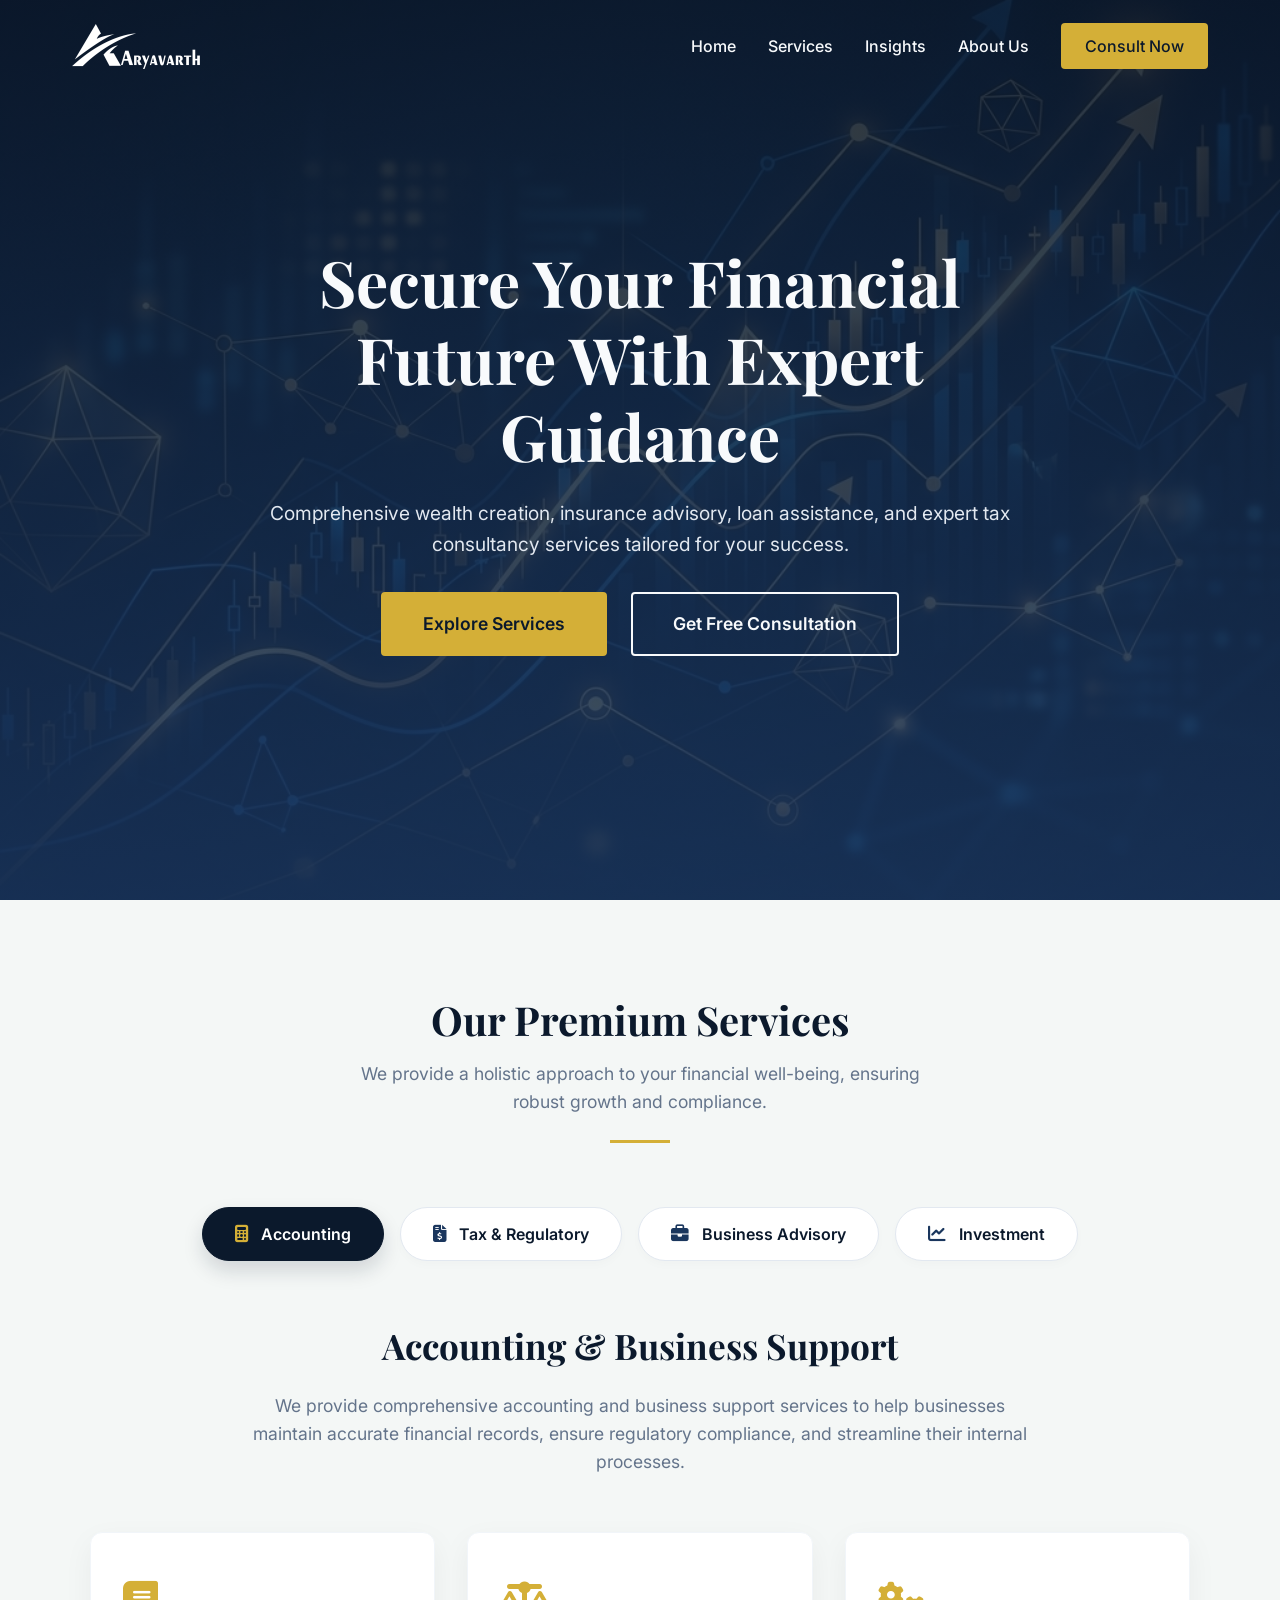
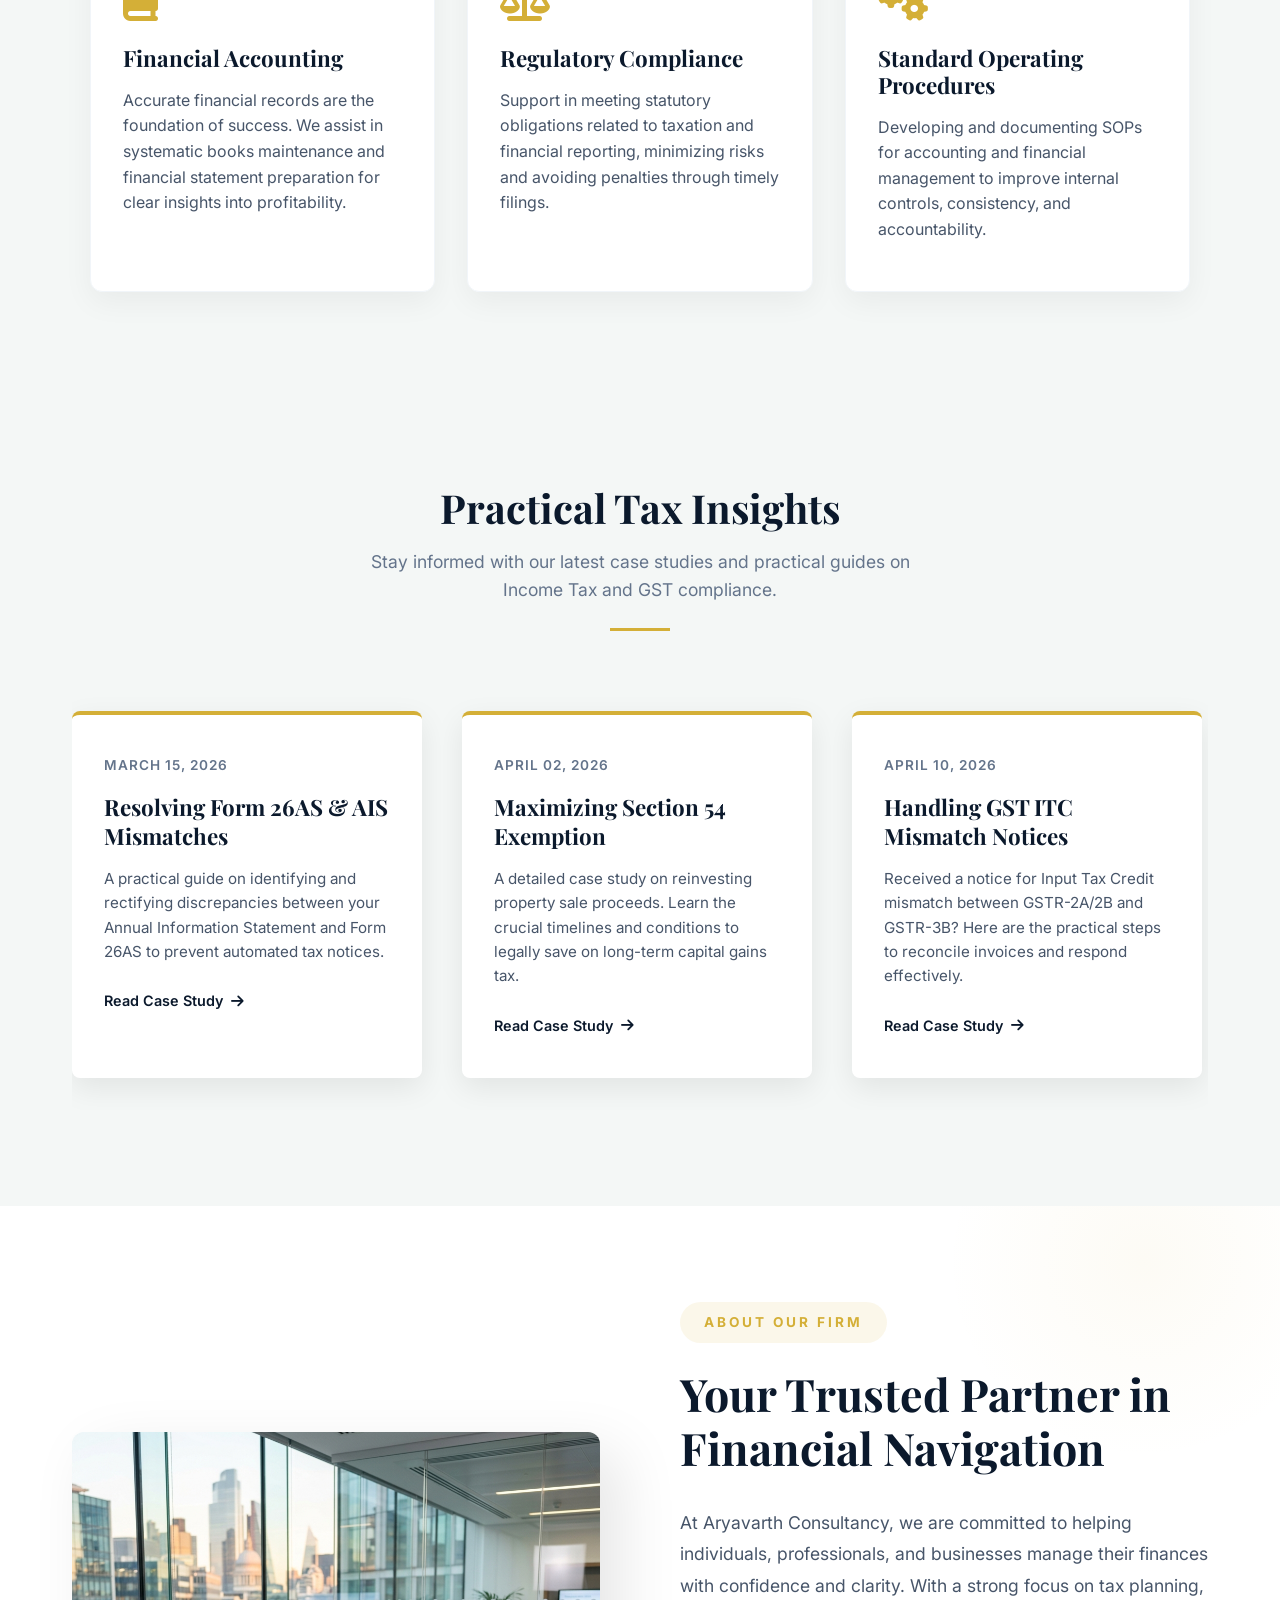
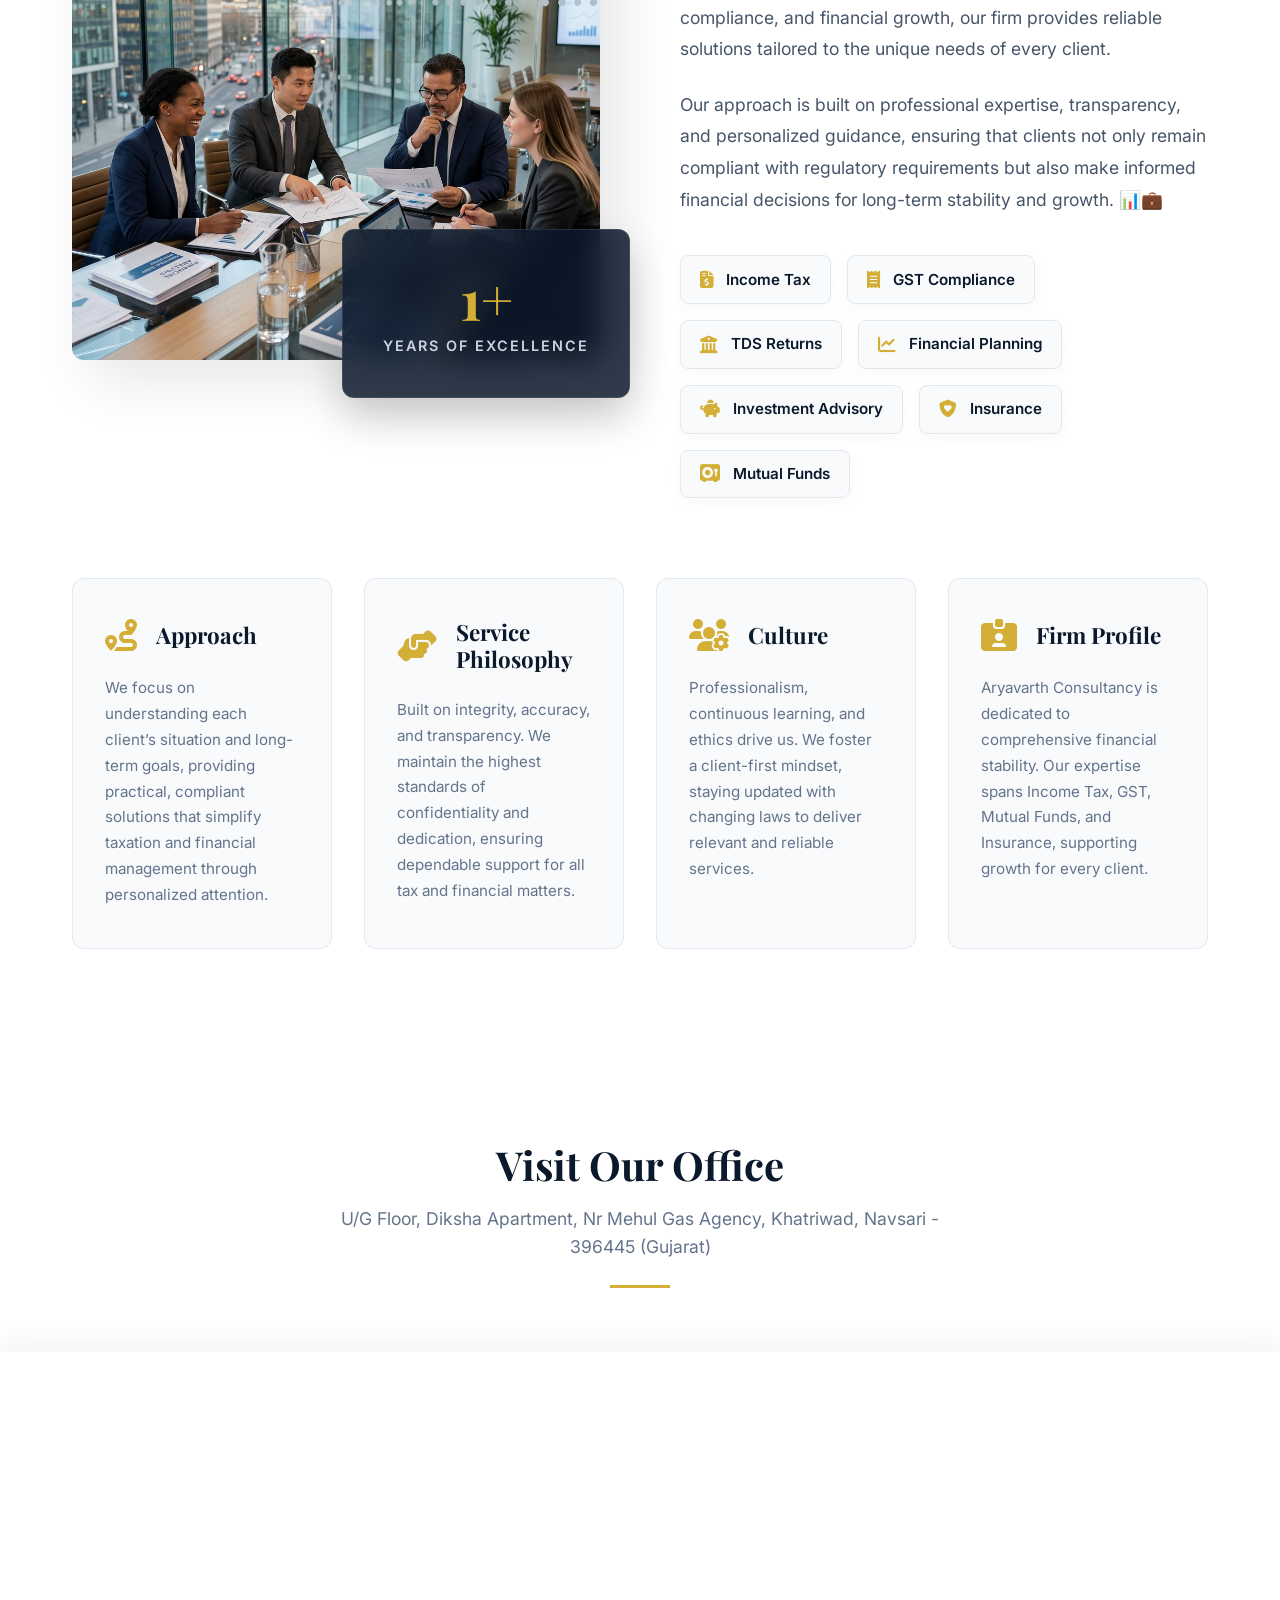
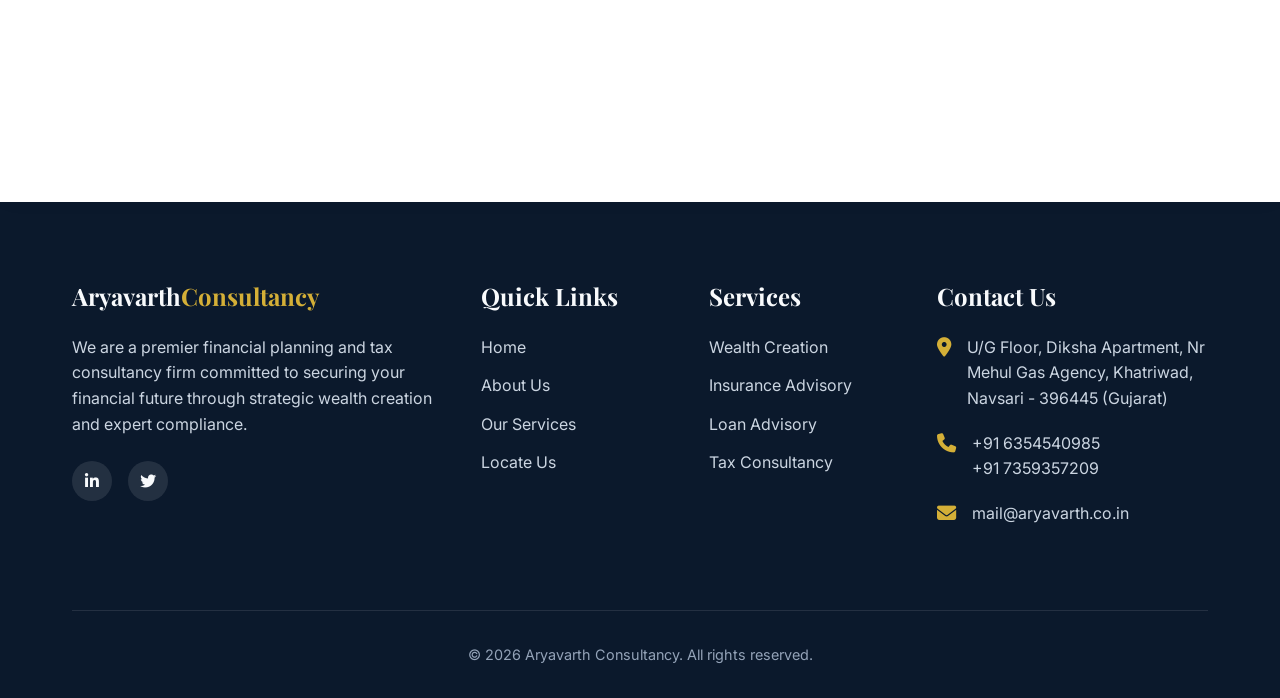
<file: index.html>
<!DOCTYPE html>
<html lang="en">
<head>
    <meta charset="UTF-8">
    <meta name="viewport" content="width=device-width, initial-scale=1.0">
    <meta name="description" content="Professional Financial Planning and Tax Consultancy Firm. We provide wealth creation, insurance advisory, loan advisory, and tax consultancy services.">
    <title>Aryavarth Financial & Tax Consultancy</title>
    <link rel="stylesheet" href="styles.css">
    <!-- FontAwesome for Icons -->
    <link rel="stylesheet" href="https://cdnjs.cloudflare.com/ajax/libs/font-awesome/6.4.0/css/all.min.css">
</head>
<body>

    <!-- Header & Navigation -->
    <header>
        <div class="container nav-container">
            <a href="#" class="logo">
                <img src="logo-white.png" alt="Aryavarth Consultancy Logo">
            </a>
            
            <div class="hamburger">
                <i class="fa-solid fa-bars"></i>
            </div>
            
            <ul class="nav-links">
                <li><a href="#home">Home</a></li>
                <li><a href="#services">Services</a></li>
                <li><a href="#blogs">Insights</a></li>
                <li><a href="#about">About Us</a></li>
                <li><a href="https://wa.me/917359357209" target="_blank" class="cta-btn">Consult Now</a></li>
            </ul>
        </div>
    </header>

    <!-- Hero Section -->
    <section id="home" class="hero">
        <div class="container">
            <div class="hero-content">
                <h1>Secure Your Financial Future With Expert Guidance</h1>
                <p>Comprehensive wealth creation, insurance advisory, loan assistance, and expert tax consultancy services tailored for your success.</p>
                <div class="hero-buttons">
                    <a href="#services" class="btn-primary">Explore Services</a>
                    <a href="https://wa.me/917359357209" target="_blank" class="btn-secondary">Get Free Consultation</a>
                </div>
            </div>
        </div>
    </section>

    <!-- Services Section -->
    <section id="services">
        <div class="container">
            <div class="section-title reveal">
                <h2>Our Premium Services</h2>
                <p>We provide a holistic approach to your financial well-being, ensuring robust growth and compliance.</p>
                <div class="title-line"></div>
            </div>
            
            <div class="services-tabs-container reveal">
                <div class="services-tabs-header">
                    <button class="tab-btn active" data-tab="accounting">
                        <i class="fa-solid fa-calculator"></i>
                        <span>Accounting</span>
                    </button>
                    <button class="tab-btn" data-tab="tax">
                        <i class="fa-solid fa-file-invoice-dollar"></i>
                        <span>Tax & Regulatory</span>
                    </button>
                    <button class="tab-btn" data-tab="advisory">
                        <i class="fa-solid fa-briefcase"></i>
                        <span>Business Advisory</span>
                    </button>
                    <button class="tab-btn" data-tab="investment">
                        <i class="fa-solid fa-chart-line"></i>
                        <span>Investment</span>
                    </button>
                </div>

                <div class="services-tabs-content">
                    <!-- Tab 1: Accounting -->
                    <div class="tab-panel active" id="accounting">
                        <div class="panel-header">
                            <h3>Accounting & Business Support</h3>
                            <p>We provide comprehensive accounting and business support services to help businesses maintain accurate financial records, ensure regulatory compliance, and streamline their internal processes.</p>
                        </div>
                        <div class="sub-services-grid">
                            <div class="sub-service-card">
                                <i class="fa-solid fa-book"></i>
                                <h4>Financial Accounting</h4>
                                <p>Accurate financial records are the foundation of success. We assist in systematic books maintenance and financial statement preparation for clear insights into profitability.</p>
                            </div>
                            <div class="sub-service-card">
                                <i class="fa-solid fa-scale-balanced"></i>
                                <h4>Regulatory Compliance</h4>
                                <p>Support in meeting statutory obligations related to taxation and financial reporting, minimizing risks and avoiding penalties through timely filings.</p>
                            </div>
                            <div class="sub-service-card">
                                <i class="fa-solid fa-gears"></i>
                                <h4>Standard Operating Procedures</h4>
                                <p>Developing and documenting SOPs for accounting and financial management to improve internal controls, consistency, and accountability.</p>
                            </div>
                        </div>
                    </div>

                    <!-- Tab 2: Tax -->
                    <div class="tab-panel" id="tax">
                        <div class="panel-header">
                            <h3>Tax and Regulatory Support</h3>
                            <p>We help individuals and businesses navigate the complexities of tax laws and compliance requirements, ensuring you remain compliant while optimizing your tax positions.</p>
                        </div>
                        <div class="sub-services-grid">
                            <div class="sub-service-card">
                                <i class="fa-solid fa-globe"></i>
                                <h4>Tax Advisory</h4>
                                <p>Expert guidance on Domestic and International tax matters, focusing on tax-efficient structuring and minimizing regulatory risks.</p>
                            </div>
                            <div class="sub-service-card">
                                <i class="fa-solid fa-list-check"></i>
                                <h4>Compliance Services</h4>
                                <p>Full management of tax registrations, return filings, and documentation to ensure you stay aligned with evolving statutory requirements.</p>
                            </div>
                            <div class="sub-service-card">
                                <i class="fa-solid fa-receipt"></i>
                                <h4>Goods and Services Tax</h4>
                                <p>End-to-end GST support including registration, regular filings, reconciliation, and representation for complete peace of mind.</p>
                            </div>
                        </div>
                    </div>

                    <!-- Tab 3: Advisory -->
                    <div class="tab-panel" id="advisory">
                        <div class="panel-header">
                            <h3>Business Advisory</h3>
                            <p>Strategic guidance and regulatory support designed to help entrepreneurs and organizations make informed decisions at every stage of growth.</p>
                        </div>
                        <div class="sub-services-grid">
                            <div class="sub-service-card">
                                <i class="fa-solid fa-building"></i>
                                <h4>Corporate Advisory</h4>
                                <p>Assistance in business formation, corporate structuring, and expansions ensuring actions align with legal and governance standards.</p>
                            </div>
                            <div class="sub-service-card">
                                <i class="fa-solid fa-magnifying-glass-chart"></i>
                                <h4>Due Diligence</h4>
                                <p>Detailed reviews of financial, legal, and operational aspects before major transactions to identify potential risks and transparency.</p>
                            </div>
                            <div class="sub-service-card">
                                <i class="fa-solid fa-signature"></i>
                                <h4>Secretarial Compliance</h4>
                                <p>Management of statutory registers, resolutions, and filings with regulatory authorities to maintain high governance standards.</p>
                            </div>
                        </div>
                    </div>

                    <!-- Tab 4: Investment -->
                    <div class="tab-panel" id="investment">
                        <div class="panel-header">
                            <h3>Investment Advisory</h3>
                            <p>Building long-term wealth through structured, diversified strategies based on your financial goals, risk appetite, and investment horizon.</p>
                        </div>
                        <div class="sub-services-grid">
                            <div class="sub-service-card">
                                <i class="fa-solid fa-compass"></i>
                                <h4>Financial Planning</h4>
                                <p>Development of a stable financial roadmap balancing income, savings, and investments for long-term security.</p>
                            </div>
                            <div class="sub-service-card">
                                <i class="fa-solid fa-chart-pie"></i>
                                <h4>Mutual Fund Advisory</h4>
                                <p>Guidance in selecting suitable mutual fund schemes with ongoing portfolio monitoring and periodic reviews for alignment.</p>
                            </div>
                            <div class="sub-service-card">
                                <i class="fa-solid fa-shield-halved"></i>
                                <h4>Insurance Advisory</h4>
                                <p>Selection of life, health, and general insurance solutions as essential components of a comprehensive protection plan.</p>
                            </div>
                        </div>
                    </div>
                </div>
            </div>
        </div>
    </section>

    <!-- Blogs / Insights Section -->
    <section id="blogs" style="background-color: var(--bg-light);">
        <div class="container">
            <div class="section-title reveal">
                <h2>Practical Tax Insights</h2>
                <p>Stay informed with our latest case studies and practical guides on Income Tax and GST compliance.</p>
                <div class="title-line"></div>
            </div>
            
            <div class="carousel-container">
                <div class="carousel-track">
                    <!-- Set 1 -->
                    <div class="blog-card">
                        <div class="blog-date">March 15, 2026</div>
                        <h3>Resolving Form 26AS & AIS Mismatches</h3>
                        <p>A practical guide on identifying and rectifying discrepancies between your Annual Information Statement and Form 26AS to prevent automated tax notices.</p>
                        <a href="blog-26as.html" class="read-more">Read Case Study <i class="fa-solid fa-arrow-right"></i></a>
                    </div>
                    <div class="blog-card">
                        <div class="blog-date">April 02, 2026</div>
                        <h3>Maximizing Section 54 Exemption</h3>
                        <p>A detailed case study on reinvesting property sale proceeds. Learn the crucial timelines and conditions to legally save on long-term capital gains tax.</p>
                        <a href="blog-sec54.html" class="read-more">Read Case Study <i class="fa-solid fa-arrow-right"></i></a>
                    </div>
                    <div class="blog-card">
                        <div class="blog-date">April 10, 2026</div>
                        <h3>Handling GST ITC Mismatch Notices</h3>
                        <p>Received a notice for Input Tax Credit mismatch between GSTR-2A/2B and GSTR-3B? Here are the practical steps to reconcile invoices and respond effectively.</p>
                        <a href="blog-gst.html" class="read-more">Read Case Study <i class="fa-solid fa-arrow-right"></i></a>
                    </div>
                    <div class="blog-card">
                        <div class="blog-date">April 14, 2026</div>
                        <h3>New Tax Regime vs Old Tax Regime</h3>
                        <p>With the recent updates to tax slabs, find out whether switching to the New Tax Regime is beneficial for your specific income level and investments.</p>
                        <a href="blog-regime.html" class="read-more">Read Case Study <i class="fa-solid fa-arrow-right"></i></a>
                    </div>
                    <div class="blog-card">
                        <div class="blog-date">April 16, 2026</div>
                        <h3>Claiming TDS Refund (No Taxable Income)</h3>
                        <p>Did the bank deduct TDS on your FDs even though your total income is below the exemption limit? Learn how to file your ITR and claim your refund seamlessly.</p>
                        <a href="blog-tds.html" class="read-more">Read Case Study <i class="fa-solid fa-arrow-right"></i></a>
                    </div>

                    <!-- Set 2 (Duplicated for seamless loop) -->
                    <div class="blog-card">
                        <div class="blog-date">March 15, 2026</div>
                        <h3>Resolving Form 26AS & AIS Mismatches</h3>
                        <p>A practical guide on identifying and rectifying discrepancies between your Annual Information Statement and Form 26AS to prevent automated tax notices.</p>
                        <a href="blog-26as.html" class="read-more">Read Case Study <i class="fa-solid fa-arrow-right"></i></a>
                    </div>
                    <div class="blog-card">
                        <div class="blog-date">April 02, 2026</div>
                        <h3>Maximizing Section 54 Exemption</h3>
                        <p>A detailed case study on reinvesting property sale proceeds. Learn the crucial timelines and conditions to legally save on long-term capital gains tax.</p>
                        <a href="blog-sec54.html" class="read-more">Read Case Study <i class="fa-solid fa-arrow-right"></i></a>
                    </div>
                    <div class="blog-card">
                        <div class="blog-date">April 10, 2026</div>
                        <h3>Handling GST ITC Mismatch Notices</h3>
                        <p>Received a notice for Input Tax Credit mismatch between GSTR-2A/2B and GSTR-3B? Here are the practical steps to reconcile invoices and respond effectively.</p>
                        <a href="blog-gst.html" class="read-more">Read Case Study <i class="fa-solid fa-arrow-right"></i></a>
                    </div>
                    <div class="blog-card">
                        <div class="blog-date">April 14, 2026</div>
                        <h3>New Tax Regime vs Old Tax Regime</h3>
                        <p>With the recent updates to tax slabs, find out whether switching to the New Tax Regime is beneficial for your specific income level and investments.</p>
                        <a href="blog-regime.html" class="read-more">Read Case Study <i class="fa-solid fa-arrow-right"></i></a>
                    </div>
                    <div class="blog-card">
                        <div class="blog-date">April 16, 2026</div>
                        <h3>Claiming TDS Refund (No Taxable Income)</h3>
                        <p>Did the bank deduct TDS on your FDs even though your total income is below the exemption limit? Learn how to file your ITR and claim your refund seamlessly.</p>
                        <a href="blog-tds.html" class="read-more">Read Case Study <i class="fa-solid fa-arrow-right"></i></a>
                    </div>
                </div>
            </div>
        </div>
    </section>

    <!-- About Section -->
    <section id="about" class="about">
        <div class="container">
            <div class="about-container">
                <div class="about-image reveal">
                    <img src="about-img.png" alt="Aryavarth Consultancy Meeting">
                    <div class="about-experience glass-effect">
                        <span class="exp-number" data-target="5">0+</span>
                        <span class="exp-text">Years of Excellence</span>
                    </div>
                </div>
                
                <div class="about-content reveal" style="transition-delay: 0.2s;">
                    <div class="mission-label">About Our Firm</div>
                    <h2>Your Trusted Partner in Financial Navigation</h2>
                    <p>At Aryavarth Consultancy, we are committed to helping individuals, professionals, and businesses manage their finances with confidence and clarity. With a strong focus on tax planning, compliance, and financial growth, our firm provides reliable solutions tailored to the unique needs of every client.</p>
                    
                    <p>Our approach is built on professional expertise, transparency, and personalized guidance, ensuring that clients not only remain compliant with regulatory requirements but also make informed financial decisions for long-term stability and growth. 📊💼</p>
                    
                    <div class="about-specializations">
                        <span class="spec-tag"><i class="fa-solid fa-file-invoice-dollar"></i> Income Tax</span>
                        <span class="spec-tag"><i class="fa-solid fa-receipt"></i> GST Compliance</span>
                        <span class="spec-tag"><i class="fa-solid fa-building-columns"></i> TDS Returns</span>
                        <span class="spec-tag"><i class="fa-solid fa-chart-line"></i> Financial Planning</span>
                        <span class="spec-tag"><i class="fa-solid fa-piggy-bank"></i> Investment Advisory</span>
                        <span class="spec-tag"><i class="fa-solid fa-shield-heart"></i> Insurance</span>
                        <span class="spec-tag"><i class="fa-solid fa-vault"></i> Mutual Funds</span>
                    </div>
                </div>
            </div>

            <!-- New 4-Pillar Pillars Grid -->
            <div class="about-pillars grid reveal">
                <div class="pillar-card">
                    <div class="pillar-header">
                        <i class="fa-solid fa-route"></i>
                        <h3>Approach</h3>
                    </div>
                    <p>We focus on understanding each client’s situation and long-term goals, providing practical, compliant solutions that simplify taxation and financial management through personalized attention.</p>
                </div>
                <div class="pillar-card">
                    <div class="pillar-header">
                        <i class="fa-solid fa-handshake-angle"></i>
                        <h3>Service Philosophy</h3>
                    </div>
                    <p>Built on integrity, accuracy, and transparency. We maintain the highest standards of confidentiality and dedication, ensuring dependable support for all tax and financial matters.</p>
                </div>
                <div class="pillar-card">
                    <div class="pillar-header">
                        <i class="fa-solid fa-users-gear"></i>
                        <h3>Culture</h3>
                    </div>
                    <p>Professionalism, continuous learning, and ethics drive us. We foster a client-first mindset, staying updated with changing laws to deliver relevant and reliable services.</p>
                </div>
                <div class="pillar-card">
                    <div class="pillar-header">
                        <i class="fa-solid fa-id-card-clip"></i>
                        <h3>Firm Profile</h3>
                    </div>
                    <p>Aryavarth Consultancy is dedicated to comprehensive financial stability. Our expertise spans Income Tax, GST, Mutual Funds, and Insurance, supporting growth for every client.</p>
                </div>
            </div>
        </div>
    </section>

    <!-- Map Section -->
    <section id="location" class="map-section">
        <div class="container">
            <div class="section-title reveal">
                <h2>Visit Our Office</h2>
                <p>U/G Floor, Diksha Apartment, Nr Mehul Gas Agency, Khatriwad, Navsari - 396445 (Gujarat)</p>
                <div class="title-line"></div>
            </div>
        </div>
        <div class="map-container reveal">
            <iframe
                src="https://www.google.com/maps/embed?pb=!1m18!1m12!1m3!1d3732.5!2d72.9361052!3d20.9533528!2m3!1f0!2f0!3f0!3m2!1i1024!2i768!4f13.1!3m3!1m2!1s0x3be0f722a81e7ac7%3A0x389d4994167c1cee!2sAryavarth%20Consultancy!5e0!3m2!1sen!2sin!4v1713600000000"
                width="100%"
                height="450"
                style="border:0;"
                allowfullscreen=""
                loading="lazy"
                referrerpolicy="no-referrer-when-downgrade"
                title="Aryavarth Consultancy Office Location">
            </iframe>
        </div>
    </section>

    <!-- Footer & Contact -->
    <footer id="contact">
        <div class="container">
            <div class="footer-grid">
                <div class="footer-col reveal">
                    <h3>Aryavarth<span>Consultancy</span></h3>
                    <p>We are a premier financial planning and tax consultancy firm committed to securing your financial future through strategic wealth creation and expert compliance.</p>
                    <div class="social-links">
                        <a href="https://www.linkedin.com/company/aryavarth-consultancy/" target="_blank"><i class="fa-brands fa-linkedin-in"></i></a>
                        <a href="https://x.com/Aryavarth1002" target="_blank"><i class="fa-brands fa-twitter"></i></a>
                    </div>
                </div>
                
                <div class="footer-col reveal" style="transition-delay: 0.1s;">
                    <h3>Quick Links</h3>
                    <ul class="footer-links">
                        <li><a href="#home">Home</a></li>
                        <li><a href="#about">About Us</a></li>
                        <li><a href="#services">Our Services</a></li>
                        <li><a href="#location">Locate Us</a></li>
                    </ul>
                </div>

                <div class="footer-col reveal" style="transition-delay: 0.2s;">
                    <h3>Services</h3>
                    <ul class="footer-links">
                        <li><a href="#services">Wealth Creation</a></li>
                        <li><a href="#services">Insurance Advisory</a></li>
                        <li><a href="#services">Loan Advisory</a></li>
                        <li><a href="#services">Tax Consultancy</a></li>
                    </ul>
                </div>

                <div class="footer-col reveal" style="transition-delay: 0.3s;">
                    <h3>Contact Us</h3>
                    <ul class="contact-info">
                        <li>
                            <i class="fa-solid fa-location-dot"></i>
                            <span>U/G Floor, Diksha Apartment, Nr Mehul Gas Agency, Khatriwad, Navsari - 396445 (Gujarat)</span>
                        </li>
                        <li>
                            <i class="fa-solid fa-phone"></i>
                            <span>+91 6354540985<br>+91 7359357209</span>
                        </li>
                        <li>
                            <i class="fa-solid fa-envelope"></i>
                            <span>mail@aryavarth.co.in</span>
                        </li>
                    </ul>
                </div>
            </div>
            
            <div class="footer-bottom">
                <p>&copy; 2026 Aryavarth Consultancy. All rights reserved.</p>
            </div>
        </div>
    </footer>

    <script src="script.js"></script>
</body>
</html>
</file>
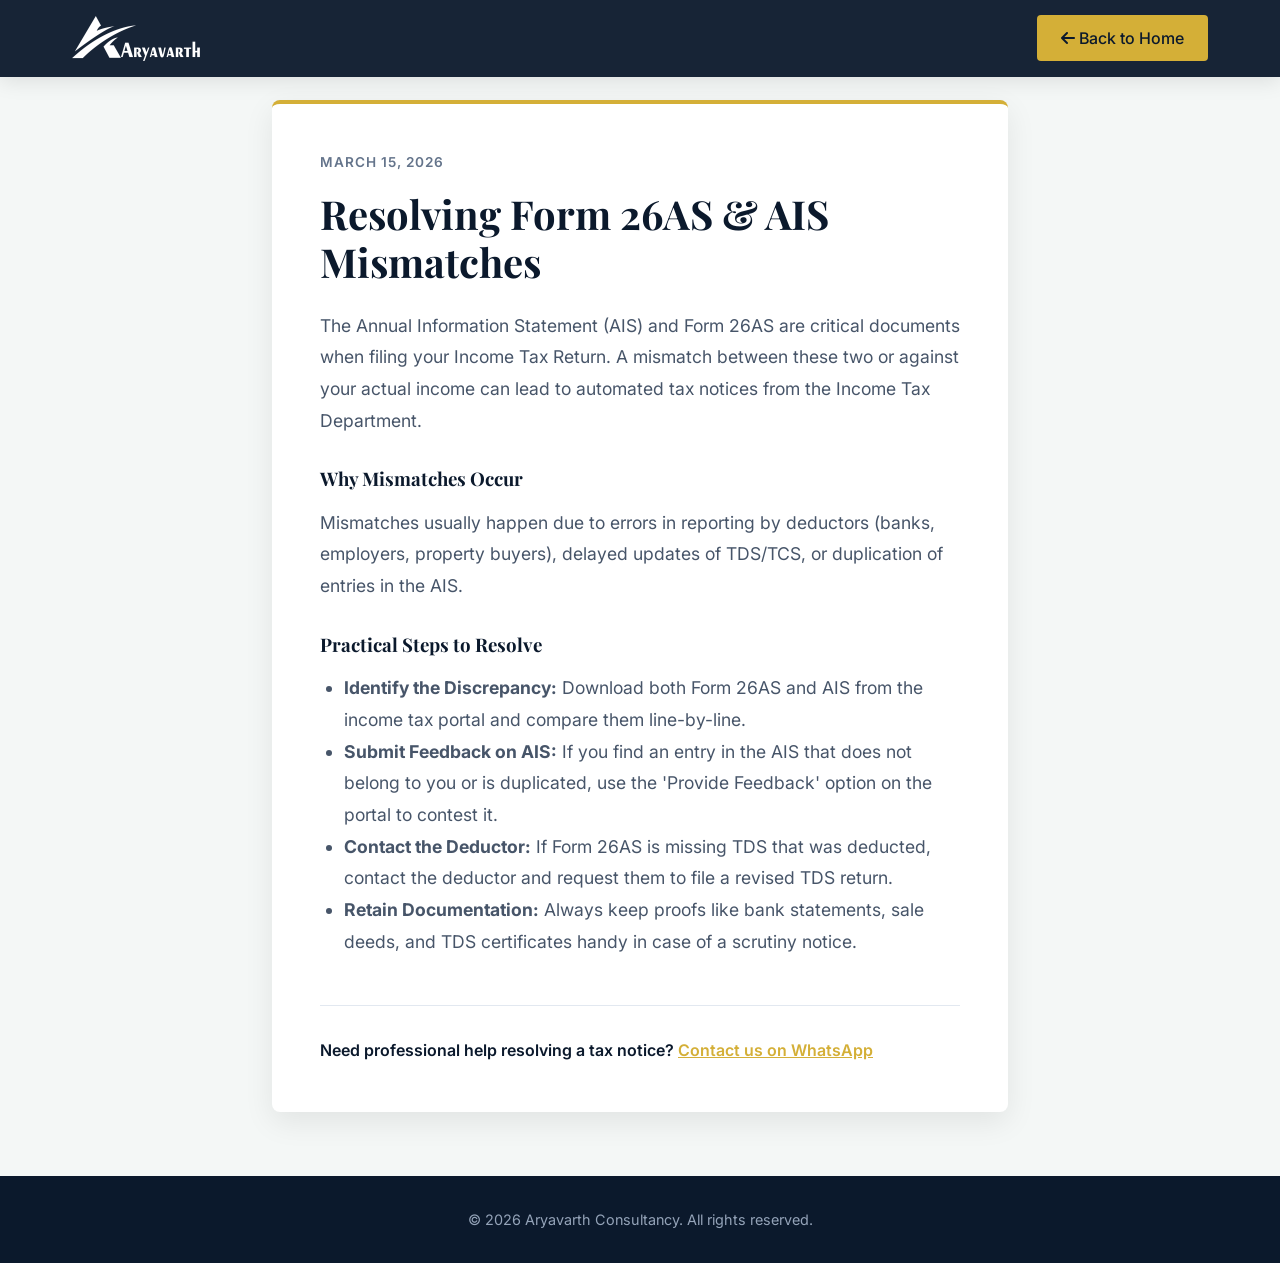
<file: blog-26as.html>
<!DOCTYPE html>
<html lang="en">
<head>
    <meta charset="UTF-8">
    <meta name="viewport" content="width=device-width, initial-scale=1.0">
    <title>Resolving Form 26AS & AIS Mismatches | Aryavarth Consultancy</title>
    <link rel="stylesheet" href="styles.css">
    <link rel="stylesheet" href="https://cdnjs.cloudflare.com/ajax/libs/font-awesome/6.4.0/css/all.min.css">
</head>
<body style="background-color: var(--bg-light); padding-top: 100px;">

    <!-- Header & Navigation -->
    <header class="scrolled">
        <div class="container nav-container">
            <a href="index.html" class="logo">
                <img src="logo-white.png" alt="Aryavarth Consultancy Logo">
            </a>
            <ul class="nav-links" style="margin-left: auto;">
                <li><a href="index.html" class="cta-btn"><i class="fa-solid fa-arrow-left"></i> Back to Home</a></li>
            </ul>
        </div>
    </header>

    <div class="container" style="max-width: 800px; margin-bottom: 4rem;">
        <div style="background: white; padding: 3rem; border-radius: 8px; box-shadow: var(--box-shadow); border-top: 4px solid var(--accent-color);">
            <div class="blog-date">March 15, 2026</div>
            <h1 style="font-family: var(--font-heading); color: var(--primary-color); margin-bottom: 1.5rem; font-size: 2.5rem;">Resolving Form 26AS & AIS Mismatches</h1>
            <p style="color: #475569; font-size: 1.1rem; line-height: 1.8; margin-bottom: 1.5rem;">The Annual Information Statement (AIS) and Form 26AS are critical documents when filing your Income Tax Return. A mismatch between these two or against your actual income can lead to automated tax notices from the Income Tax Department.</p>
            
            <h3 style="color: var(--primary-color); margin-top: 2rem; margin-bottom: 1rem;">Why Mismatches Occur</h3>
            <p style="color: #475569; font-size: 1.1rem; line-height: 1.8; margin-bottom: 1.5rem;">Mismatches usually happen due to errors in reporting by deductors (banks, employers, property buyers), delayed updates of TDS/TCS, or duplication of entries in the AIS.</p>

            <h3 style="color: var(--primary-color); margin-top: 2rem; margin-bottom: 1rem;">Practical Steps to Resolve</h3>
            <ul style="color: #475569; font-size: 1.1rem; line-height: 1.8; margin-bottom: 1.5rem; padding-left: 1.5rem; list-style-type: disc;">
                <li><strong>Identify the Discrepancy:</strong> Download both Form 26AS and AIS from the income tax portal and compare them line-by-line.</li>
                <li><strong>Submit Feedback on AIS:</strong> If you find an entry in the AIS that does not belong to you or is duplicated, use the 'Provide Feedback' option on the portal to contest it.</li>
                <li><strong>Contact the Deductor:</strong> If Form 26AS is missing TDS that was deducted, contact the deductor and request them to file a revised TDS return.</li>
                <li><strong>Retain Documentation:</strong> Always keep proofs like bank statements, sale deeds, and TDS certificates handy in case of a scrutiny notice.</li>
            </ul>

            <div style="margin-top: 3rem; padding-top: 2rem; border-top: 1px solid #E2E8F0;">
                <p style="font-weight: 600; color: var(--primary-color);">Need professional help resolving a tax notice? <a href="https://wa.me/917359357209" style="color: var(--accent-color); text-decoration: underline;">Contact us on WhatsApp</a></p>
            </div>
        </div>
    </div>

    <footer style="background-color: var(--primary-color); padding: 2rem 0; margin-top: 4rem;">
        <div class="container" style="text-align: center;">
            <p style="color: #94A3B8; font-size: 0.9rem;">&copy; 2026 Aryavarth Consultancy. All rights reserved.</p>
        </div>
    </footer>

</body>
</html>
</file>
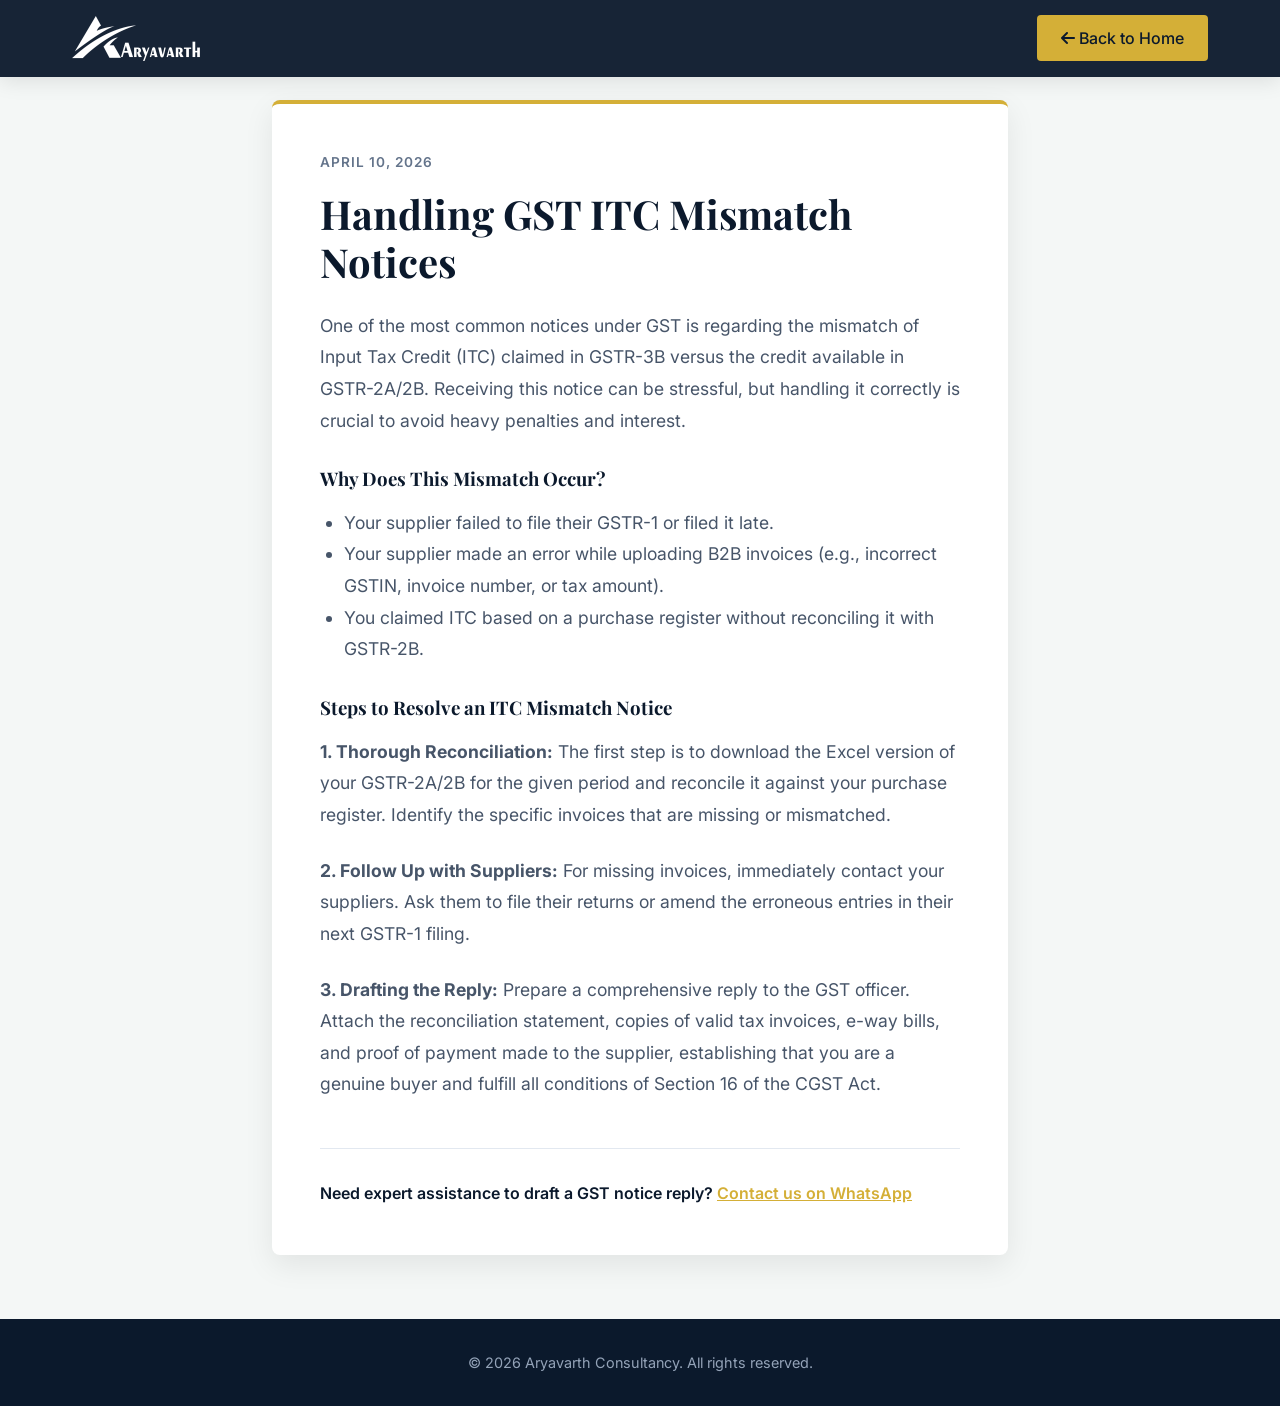
<file: blog-gst.html>
<!DOCTYPE html>
<html lang="en">
<head>
    <meta charset="UTF-8">
    <meta name="viewport" content="width=device-width, initial-scale=1.0">
    <title>Handling GST ITC Mismatch Notices | Aryavarth Consultancy</title>
    <link rel="stylesheet" href="styles.css">
    <link rel="stylesheet" href="https://cdnjs.cloudflare.com/ajax/libs/font-awesome/6.4.0/css/all.min.css">
</head>
<body style="background-color: var(--bg-light); padding-top: 100px;">

    <!-- Header & Navigation -->
    <header class="scrolled">
        <div class="container nav-container">
            <a href="index.html" class="logo">
                <img src="logo-white.png" alt="Aryavarth Consultancy Logo">
            </a>
            <ul class="nav-links" style="margin-left: auto;">
                <li><a href="index.html" class="cta-btn"><i class="fa-solid fa-arrow-left"></i> Back to Home</a></li>
            </ul>
        </div>
    </header>

    <div class="container" style="max-width: 800px; margin-bottom: 4rem;">
        <div style="background: white; padding: 3rem; border-radius: 8px; box-shadow: var(--box-shadow); border-top: 4px solid var(--accent-color);">
            <div class="blog-date">April 10, 2026</div>
            <h1 style="font-family: var(--font-heading); color: var(--primary-color); margin-bottom: 1.5rem; font-size: 2.5rem;">Handling GST ITC Mismatch Notices</h1>
            <p style="color: #475569; font-size: 1.1rem; line-height: 1.8; margin-bottom: 1.5rem;">One of the most common notices under GST is regarding the mismatch of Input Tax Credit (ITC) claimed in GSTR-3B versus the credit available in GSTR-2A/2B. Receiving this notice can be stressful, but handling it correctly is crucial to avoid heavy penalties and interest.</p>
            
            <h3 style="color: var(--primary-color); margin-top: 2rem; margin-bottom: 1rem;">Why Does This Mismatch Occur?</h3>
            <ul style="color: #475569; font-size: 1.1rem; line-height: 1.8; margin-bottom: 1.5rem; padding-left: 1.5rem; list-style-type: disc;">
                <li>Your supplier failed to file their GSTR-1 or filed it late.</li>
                <li>Your supplier made an error while uploading B2B invoices (e.g., incorrect GSTIN, invoice number, or tax amount).</li>
                <li>You claimed ITC based on a purchase register without reconciling it with GSTR-2B.</li>
            </ul>

            <h3 style="color: var(--primary-color); margin-top: 2rem; margin-bottom: 1rem;">Steps to Resolve an ITC Mismatch Notice</h3>
            <p style="color: #475569; font-size: 1.1rem; line-height: 1.8; margin-bottom: 1.5rem;"><strong>1. Thorough Reconciliation:</strong> The first step is to download the Excel version of your GSTR-2A/2B for the given period and reconcile it against your purchase register. Identify the specific invoices that are missing or mismatched.</p>
            <p style="color: #475569; font-size: 1.1rem; line-height: 1.8; margin-bottom: 1.5rem;"><strong>2. Follow Up with Suppliers:</strong> For missing invoices, immediately contact your suppliers. Ask them to file their returns or amend the erroneous entries in their next GSTR-1 filing.</p>
            <p style="color: #475569; font-size: 1.1rem; line-height: 1.8; margin-bottom: 1.5rem;"><strong>3. Drafting the Reply:</strong> Prepare a comprehensive reply to the GST officer. Attach the reconciliation statement, copies of valid tax invoices, e-way bills, and proof of payment made to the supplier, establishing that you are a genuine buyer and fulfill all conditions of Section 16 of the CGST Act.</p>

            <div style="margin-top: 3rem; padding-top: 2rem; border-top: 1px solid #E2E8F0;">
                <p style="font-weight: 600; color: var(--primary-color);">Need expert assistance to draft a GST notice reply? <a href="https://wa.me/917359357209" style="color: var(--accent-color); text-decoration: underline;">Contact us on WhatsApp</a></p>
            </div>
        </div>
    </div>

    <footer style="background-color: var(--primary-color); padding: 2rem 0; margin-top: 4rem;">
        <div class="container" style="text-align: center;">
            <p style="color: #94A3B8; font-size: 0.9rem;">&copy; 2026 Aryavarth Consultancy. All rights reserved.</p>
        </div>
    </footer>

</body>
</html>
</file>
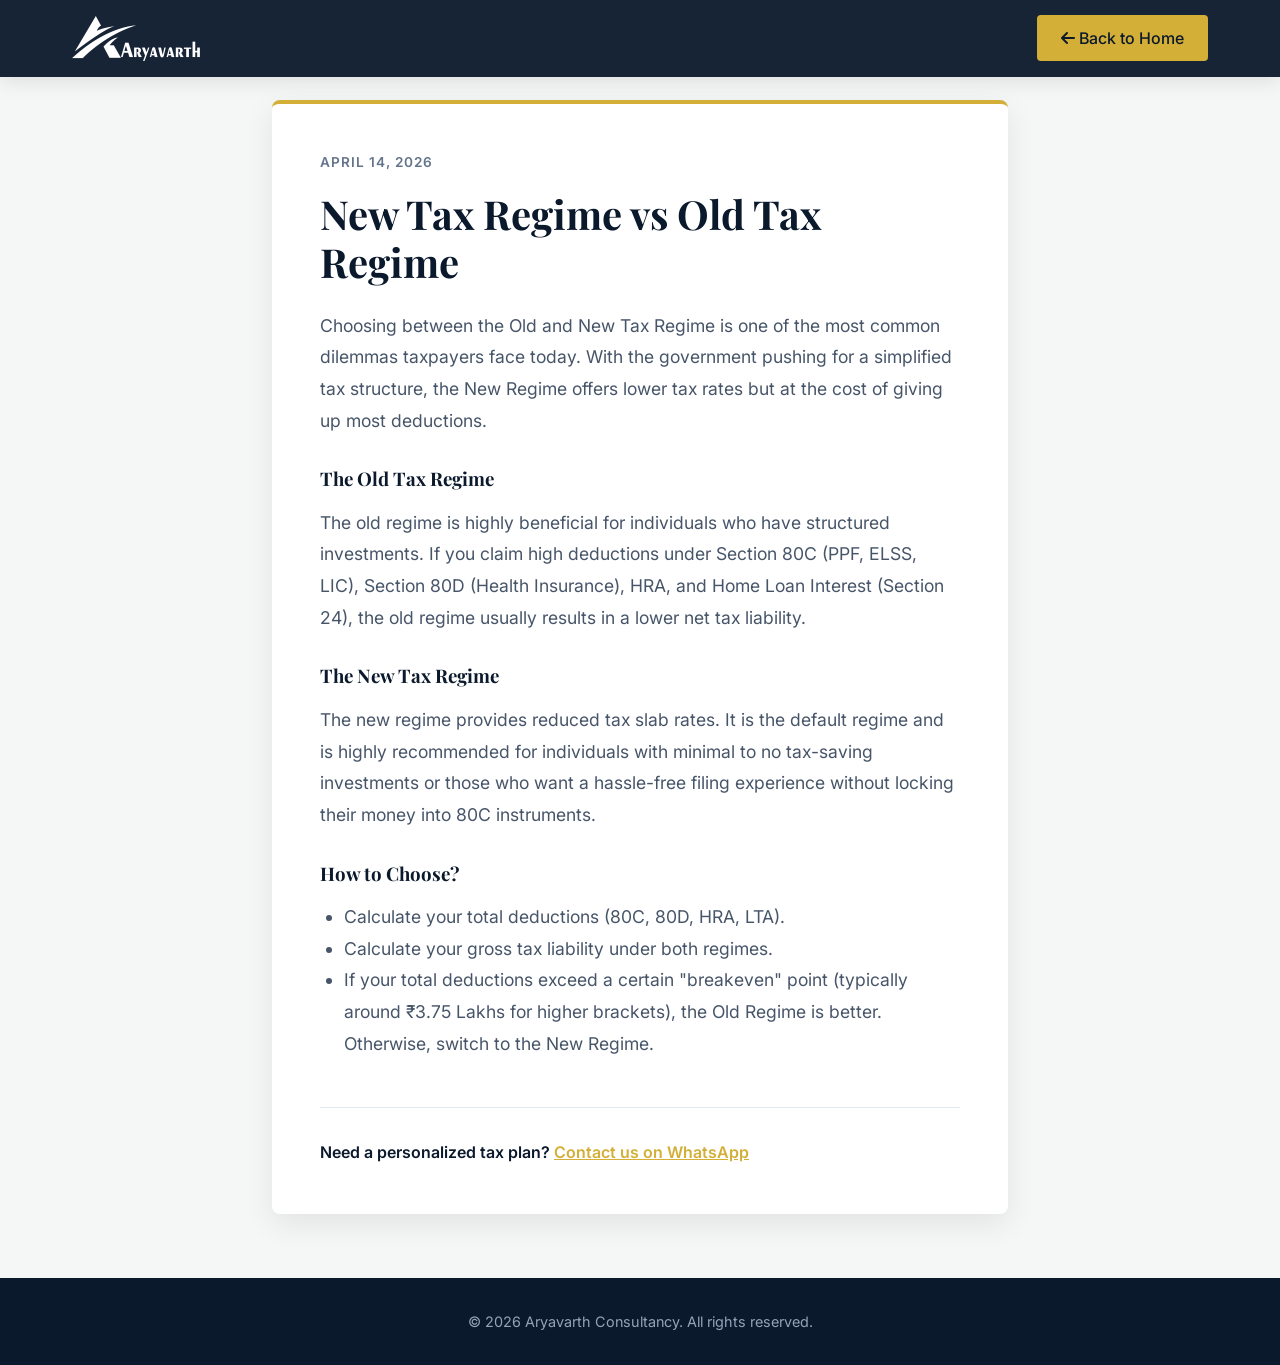
<file: blog-regime.html>
<!DOCTYPE html>
<html lang="en">
<head>
    <meta charset="UTF-8">
    <meta name="viewport" content="width=device-width, initial-scale=1.0">
    <title>New Tax Regime vs Old Tax Regime | Aryavarth Consultancy</title>
    <link rel="stylesheet" href="styles.css">
    <link rel="stylesheet" href="https://cdnjs.cloudflare.com/ajax/libs/font-awesome/6.4.0/css/all.min.css">
</head>
<body style="background-color: var(--bg-light); padding-top: 100px;">

    <!-- Header & Navigation -->
    <header class="scrolled">
        <div class="container nav-container">
            <a href="index.html" class="logo">
                <img src="logo-white.png" alt="Aryavarth Consultancy Logo">
            </a>
            <ul class="nav-links" style="margin-left: auto;">
                <li><a href="index.html" class="cta-btn"><i class="fa-solid fa-arrow-left"></i> Back to Home</a></li>
            </ul>
        </div>
    </header>

    <div class="container" style="max-width: 800px; margin-bottom: 4rem;">
        <div style="background: white; padding: 3rem; border-radius: 8px; box-shadow: var(--box-shadow); border-top: 4px solid var(--accent-color);">
            <div class="blog-date">April 14, 2026</div>
            <h1 style="font-family: var(--font-heading); color: var(--primary-color); margin-bottom: 1.5rem; font-size: 2.5rem;">New Tax Regime vs Old Tax Regime</h1>
            <p style="color: #475569; font-size: 1.1rem; line-height: 1.8; margin-bottom: 1.5rem;">Choosing between the Old and New Tax Regime is one of the most common dilemmas taxpayers face today. With the government pushing for a simplified tax structure, the New Regime offers lower tax rates but at the cost of giving up most deductions.</p>
            
            <h3 style="color: var(--primary-color); margin-top: 2rem; margin-bottom: 1rem;">The Old Tax Regime</h3>
            <p style="color: #475569; font-size: 1.1rem; line-height: 1.8; margin-bottom: 1.5rem;">The old regime is highly beneficial for individuals who have structured investments. If you claim high deductions under Section 80C (PPF, ELSS, LIC), Section 80D (Health Insurance), HRA, and Home Loan Interest (Section 24), the old regime usually results in a lower net tax liability.</p>

            <h3 style="color: var(--primary-color); margin-top: 2rem; margin-bottom: 1rem;">The New Tax Regime</h3>
            <p style="color: #475569; font-size: 1.1rem; line-height: 1.8; margin-bottom: 1.5rem;">The new regime provides reduced tax slab rates. It is the default regime and is highly recommended for individuals with minimal to no tax-saving investments or those who want a hassle-free filing experience without locking their money into 80C instruments.</p>

            <h3 style="color: var(--primary-color); margin-top: 2rem; margin-bottom: 1rem;">How to Choose?</h3>
            <ul style="color: #475569; font-size: 1.1rem; line-height: 1.8; margin-bottom: 1.5rem; padding-left: 1.5rem; list-style-type: disc;">
                <li>Calculate your total deductions (80C, 80D, HRA, LTA).</li>
                <li>Calculate your gross tax liability under both regimes.</li>
                <li>If your total deductions exceed a certain "breakeven" point (typically around ₹3.75 Lakhs for higher brackets), the Old Regime is better. Otherwise, switch to the New Regime.</li>
            </ul>

            <div style="margin-top: 3rem; padding-top: 2rem; border-top: 1px solid #E2E8F0;">
                <p style="font-weight: 600; color: var(--primary-color);">Need a personalized tax plan? <a href="https://wa.me/917359357209" style="color: var(--accent-color); text-decoration: underline;">Contact us on WhatsApp</a></p>
            </div>
        </div>
    </div>

    <footer style="background-color: var(--primary-color); padding: 2rem 0; margin-top: 4rem;">
        <div class="container" style="text-align: center;">
            <p style="color: #94A3B8; font-size: 0.9rem;">&copy; 2026 Aryavarth Consultancy. All rights reserved.</p>
        </div>
    </footer>

</body>
</html>
</file>
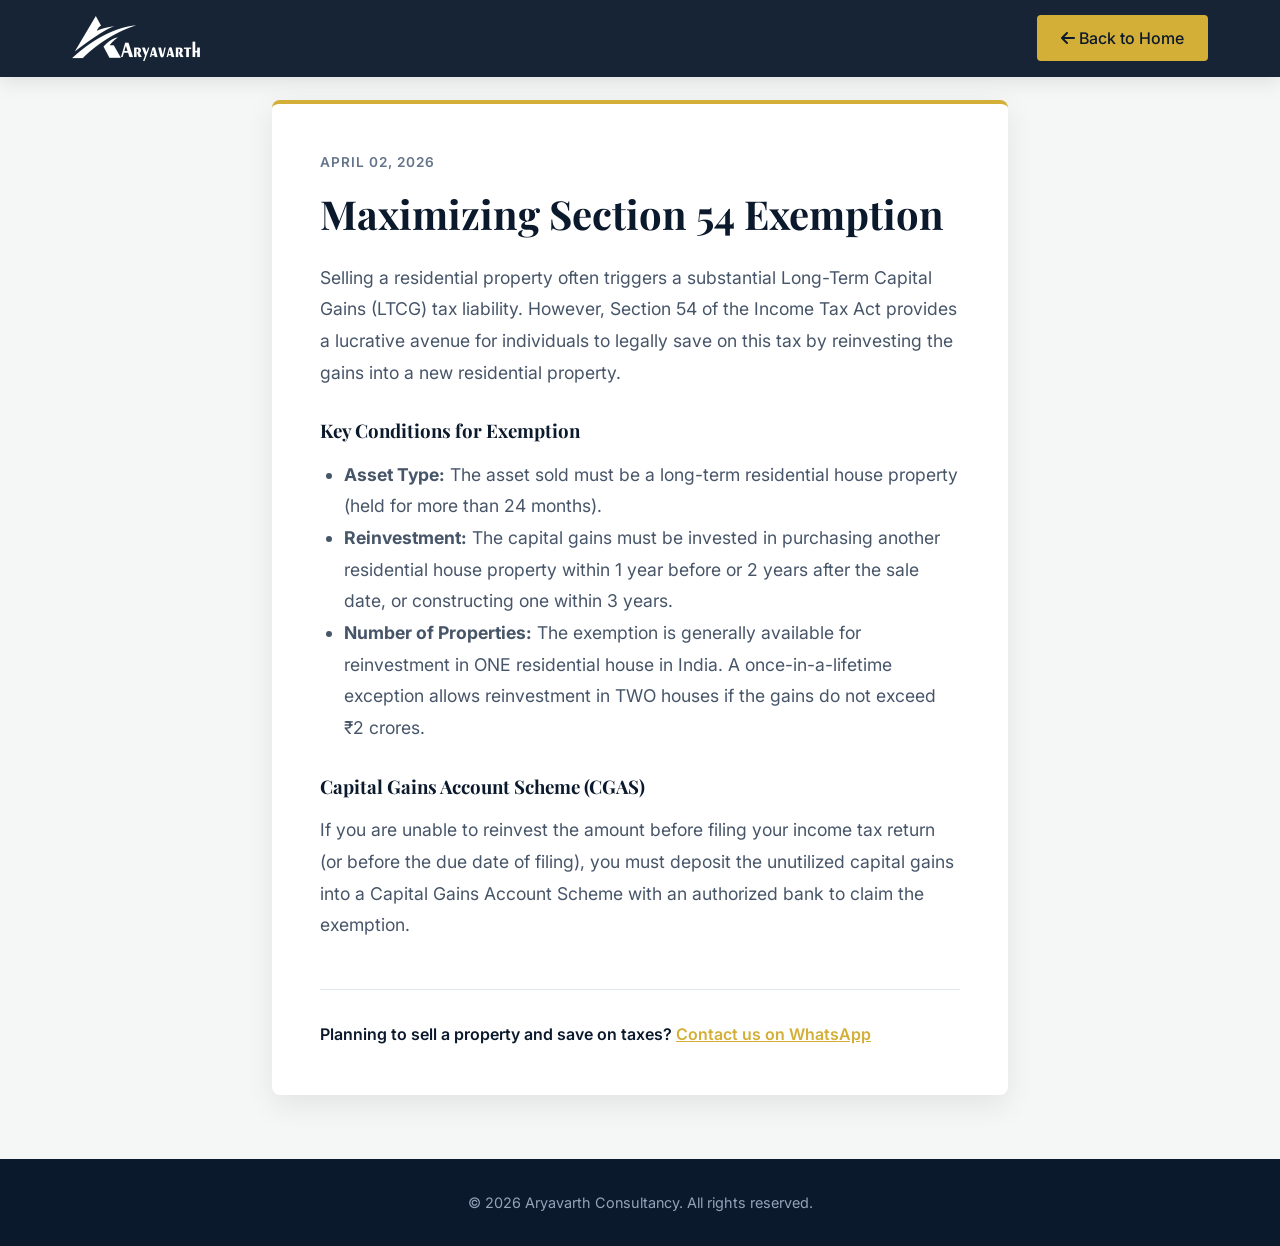
<file: blog-sec54.html>
<!DOCTYPE html>
<html lang="en">
<head>
    <meta charset="UTF-8">
    <meta name="viewport" content="width=device-width, initial-scale=1.0">
    <title>Maximizing Section 54 Exemption | Aryavarth Consultancy</title>
    <link rel="stylesheet" href="styles.css">
    <link rel="stylesheet" href="https://cdnjs.cloudflare.com/ajax/libs/font-awesome/6.4.0/css/all.min.css">
</head>
<body style="background-color: var(--bg-light); padding-top: 100px;">

    <!-- Header & Navigation -->
    <header class="scrolled">
        <div class="container nav-container">
            <a href="index.html" class="logo">
                <img src="logo-white.png" alt="Aryavarth Consultancy Logo">
            </a>
            <ul class="nav-links" style="margin-left: auto;">
                <li><a href="index.html" class="cta-btn"><i class="fa-solid fa-arrow-left"></i> Back to Home</a></li>
            </ul>
        </div>
    </header>

    <div class="container" style="max-width: 800px; margin-bottom: 4rem;">
        <div style="background: white; padding: 3rem; border-radius: 8px; box-shadow: var(--box-shadow); border-top: 4px solid var(--accent-color);">
            <div class="blog-date">April 02, 2026</div>
            <h1 style="font-family: var(--font-heading); color: var(--primary-color); margin-bottom: 1.5rem; font-size: 2.5rem;">Maximizing Section 54 Exemption</h1>
            <p style="color: #475569; font-size: 1.1rem; line-height: 1.8; margin-bottom: 1.5rem;">Selling a residential property often triggers a substantial Long-Term Capital Gains (LTCG) tax liability. However, Section 54 of the Income Tax Act provides a lucrative avenue for individuals to legally save on this tax by reinvesting the gains into a new residential property.</p>
            
            <h3 style="color: var(--primary-color); margin-top: 2rem; margin-bottom: 1rem;">Key Conditions for Exemption</h3>
            <ul style="color: #475569; font-size: 1.1rem; line-height: 1.8; margin-bottom: 1.5rem; padding-left: 1.5rem; list-style-type: disc;">
                <li><strong>Asset Type:</strong> The asset sold must be a long-term residential house property (held for more than 24 months).</li>
                <li><strong>Reinvestment:</strong> The capital gains must be invested in purchasing another residential house property within 1 year before or 2 years after the sale date, or constructing one within 3 years.</li>
                <li><strong>Number of Properties:</strong> The exemption is generally available for reinvestment in ONE residential house in India. A once-in-a-lifetime exception allows reinvestment in TWO houses if the gains do not exceed ₹2 crores.</li>
            </ul>

            <h3 style="color: var(--primary-color); margin-top: 2rem; margin-bottom: 1rem;">Capital Gains Account Scheme (CGAS)</h3>
            <p style="color: #475569; font-size: 1.1rem; line-height: 1.8; margin-bottom: 1.5rem;">If you are unable to reinvest the amount before filing your income tax return (or before the due date of filing), you must deposit the unutilized capital gains into a Capital Gains Account Scheme with an authorized bank to claim the exemption.</p>

            <div style="margin-top: 3rem; padding-top: 2rem; border-top: 1px solid #E2E8F0;">
                <p style="font-weight: 600; color: var(--primary-color);">Planning to sell a property and save on taxes? <a href="https://wa.me/917359357209" style="color: var(--accent-color); text-decoration: underline;">Contact us on WhatsApp</a></p>
            </div>
        </div>
    </div>

    <footer style="background-color: var(--primary-color); padding: 2rem 0; margin-top: 4rem;">
        <div class="container" style="text-align: center;">
            <p style="color: #94A3B8; font-size: 0.9rem;">&copy; 2026 Aryavarth Consultancy. All rights reserved.</p>
        </div>
    </footer>

</body>
</html>
</file>
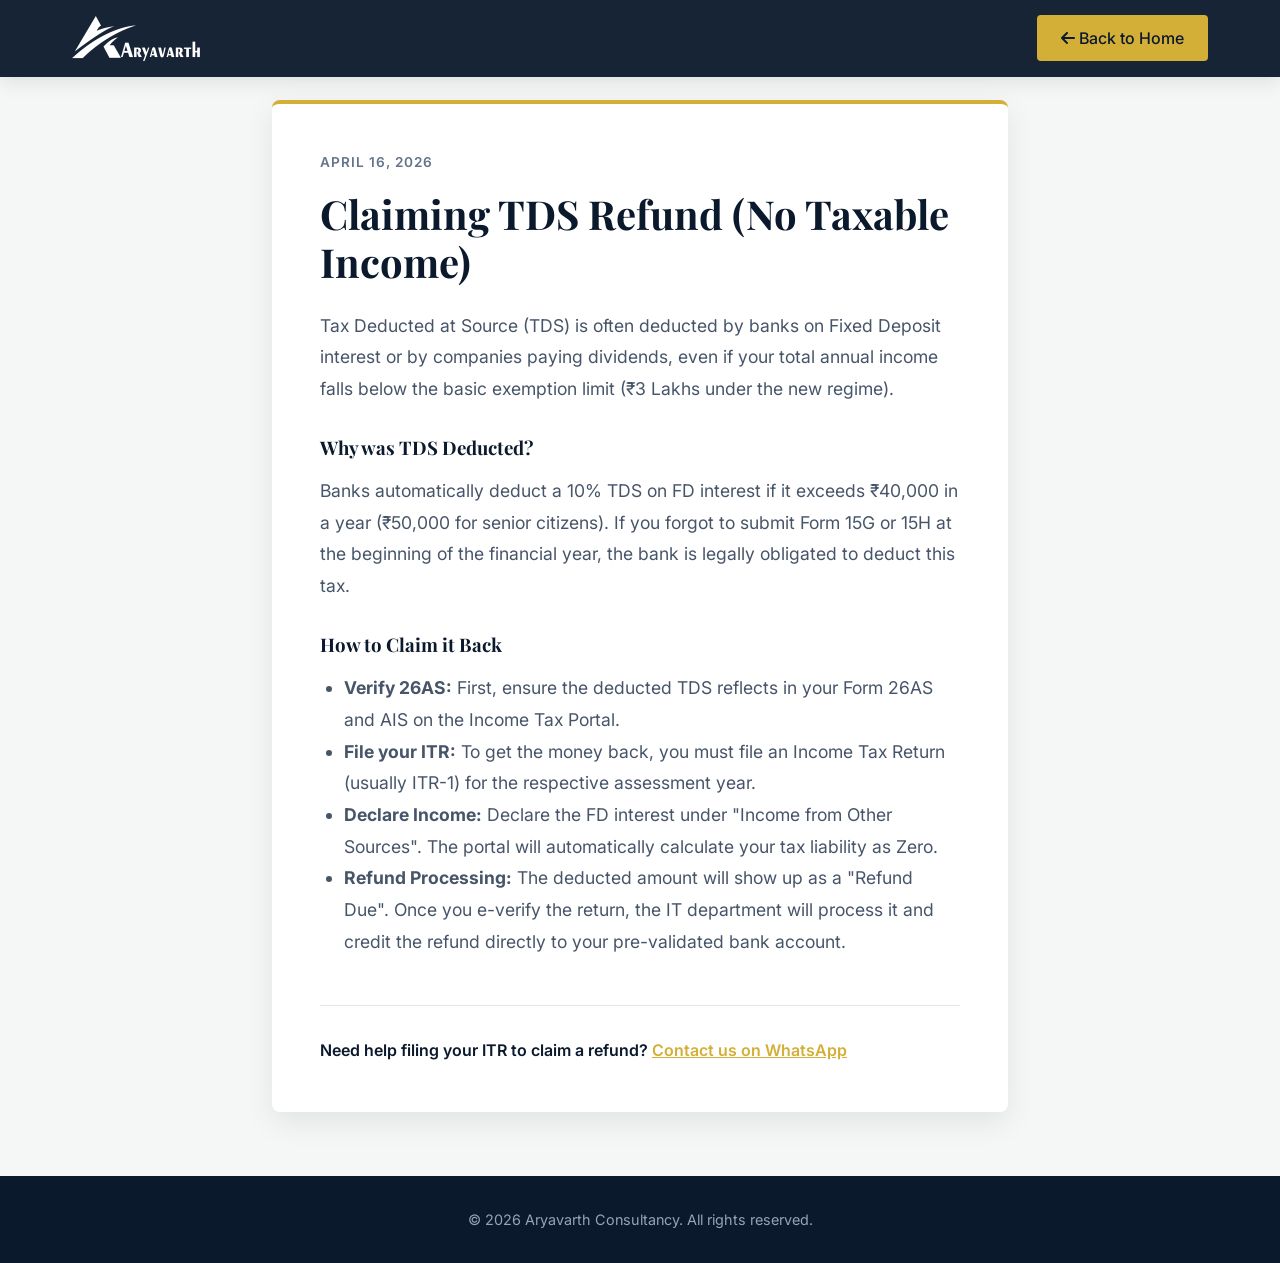
<file: blog-tds.html>
<!DOCTYPE html>
<html lang="en">
<head>
    <meta charset="UTF-8">
    <meta name="viewport" content="width=device-width, initial-scale=1.0">
    <title>Claiming TDS Refund | Aryavarth Consultancy</title>
    <link rel="stylesheet" href="styles.css">
    <link rel="stylesheet" href="https://cdnjs.cloudflare.com/ajax/libs/font-awesome/6.4.0/css/all.min.css">
</head>
<body style="background-color: var(--bg-light); padding-top: 100px;">

    <!-- Header & Navigation -->
    <header class="scrolled">
        <div class="container nav-container">
            <a href="index.html" class="logo">
                <img src="logo-white.png" alt="Aryavarth Consultancy Logo">
            </a>
            <ul class="nav-links" style="margin-left: auto;">
                <li><a href="index.html" class="cta-btn"><i class="fa-solid fa-arrow-left"></i> Back to Home</a></li>
            </ul>
        </div>
    </header>

    <div class="container" style="max-width: 800px; margin-bottom: 4rem;">
        <div style="background: white; padding: 3rem; border-radius: 8px; box-shadow: var(--box-shadow); border-top: 4px solid var(--accent-color);">
            <div class="blog-date">April 16, 2026</div>
            <h1 style="font-family: var(--font-heading); color: var(--primary-color); margin-bottom: 1.5rem; font-size: 2.5rem;">Claiming TDS Refund (No Taxable Income)</h1>
            <p style="color: #475569; font-size: 1.1rem; line-height: 1.8; margin-bottom: 1.5rem;">Tax Deducted at Source (TDS) is often deducted by banks on Fixed Deposit interest or by companies paying dividends, even if your total annual income falls below the basic exemption limit (₹3 Lakhs under the new regime).</p>
            
            <h3 style="color: var(--primary-color); margin-top: 2rem; margin-bottom: 1rem;">Why was TDS Deducted?</h3>
            <p style="color: #475569; font-size: 1.1rem; line-height: 1.8; margin-bottom: 1.5rem;">Banks automatically deduct a 10% TDS on FD interest if it exceeds ₹40,000 in a year (₹50,000 for senior citizens). If you forgot to submit Form 15G or 15H at the beginning of the financial year, the bank is legally obligated to deduct this tax.</p>

            <h3 style="color: var(--primary-color); margin-top: 2rem; margin-bottom: 1rem;">How to Claim it Back</h3>
            <ul style="color: #475569; font-size: 1.1rem; line-height: 1.8; margin-bottom: 1.5rem; padding-left: 1.5rem; list-style-type: disc;">
                <li><strong>Verify 26AS:</strong> First, ensure the deducted TDS reflects in your Form 26AS and AIS on the Income Tax Portal.</li>
                <li><strong>File your ITR:</strong> To get the money back, you must file an Income Tax Return (usually ITR-1) for the respective assessment year.</li>
                <li><strong>Declare Income:</strong> Declare the FD interest under "Income from Other Sources". The portal will automatically calculate your tax liability as Zero.</li>
                <li><strong>Refund Processing:</strong> The deducted amount will show up as a "Refund Due". Once you e-verify the return, the IT department will process it and credit the refund directly to your pre-validated bank account.</li>
            </ul>

            <div style="margin-top: 3rem; padding-top: 2rem; border-top: 1px solid #E2E8F0;">
                <p style="font-weight: 600; color: var(--primary-color);">Need help filing your ITR to claim a refund? <a href="https://wa.me/917359357209" style="color: var(--accent-color); text-decoration: underline;">Contact us on WhatsApp</a></p>
            </div>
        </div>
    </div>

    <footer style="background-color: var(--primary-color); padding: 2rem 0; margin-top: 4rem;">
        <div class="container" style="text-align: center;">
            <p style="color: #94A3B8; font-size: 0.9rem;">&copy; 2026 Aryavarth Consultancy. All rights reserved.</p>
        </div>
    </footer>

</body>
</html>
</file>
<file: styles.css>
@import url('https://fonts.googleapis.com/css2?family=Inter:wght@300;400;500;600;700&family=Playfair+Display:ital,wght@0,400;0,600;0,700;1,400&display=swap');

:root {
  --primary-color: #0B192C; /* Deep Navy */
  --secondary-color: #1A365D; /* Lighter Navy */
  --accent-color: #D4AF37; /* Rich Gold */
  --accent-hover: #F3E5AB; /* Light Gold */
  --text-dark: #333333;
  --text-light: #F8FAFC;
  --bg-light: #F4F7F6;
  --bg-card: rgba(255, 255, 255, 0.95);
  
  --font-main: 'Inter', sans-serif;
  --font-heading: 'Playfair Display', serif;
  
  --transition: all 0.3s ease;
  --box-shadow: 0 10px 30px rgba(0, 0, 0, 0.08);
}

* {
  margin: 0;
  padding: 0;
  box-sizing: border-box;
}

html {
  scroll-behavior: smooth;
  font-size: 16px;
}

body {
  font-family: var(--font-main);
  color: var(--text-dark);
  background-color: var(--bg-light);
  line-height: 1.6;
  overflow-x: hidden;
}

h1, h2, h3, h4, h5, h6 {
  font-family: var(--font-heading);
  font-weight: 700;
  line-height: 1.2;
}

a {
  text-decoration: none;
  color: inherit;
  transition: var(--transition);
}

ul {
  list-style: none;
}

.container {
  width: 100%;
  max-width: 1200px;
  margin: 0 auto;
  padding: 0 2rem;
}

/* --- Header & Navigation --- */
header {
  position: fixed;
  top: 0;
  left: 0;
  width: 100%;
  padding: 1.5rem 0;
  z-index: 1000;
  transition: var(--transition);
  background-color: transparent;
}

header.scrolled {
  background-color: rgba(11, 25, 44, 0.95);
  backdrop-filter: blur(10px);
  padding: 1rem 0;
  box-shadow: 0 4px 20px rgba(0,0,0,0.1);
}

.nav-container {
  display: flex;
  justify-content: space-between;
  align-items: center;
}

.logo {
  display: flex;
  align-items: center;
}

.logo img {
  height: 45px;
  width: auto;
  object-fit: contain;
  transition: var(--transition);
}

.nav-links {
  display: flex;
  gap: 2rem;
}

.nav-links a {
  color: var(--text-light);
  font-weight: 500;
  font-size: 1rem;
  position: relative;
}

.nav-links a::after {
  content: '';
  position: absolute;
  bottom: -5px;
  left: 0;
  width: 0%;
  height: 2px;
  background-color: var(--accent-color);
  transition: var(--transition);
}

.nav-links a:hover::after {
  width: 100%;
}

.cta-btn {
  background-color: var(--accent-color);
  color: var(--primary-color) !important;
  padding: 0.8rem 1.5rem;
  border-radius: 4px;
  font-weight: 600;
  transition: var(--transition);
}

.cta-btn:hover {
  background-color: var(--accent-hover);
  transform: translateY(-2px);
  box-shadow: 0 4px 15px rgba(212, 175, 55, 0.4);
}

.cta-btn::after {
  display: none;
}

.hamburger {
  display: none;
  cursor: pointer;
  color: var(--text-light);
  font-size: 1.5rem;
}

/* --- Hero Section --- */
.hero {
  height: 100vh;
  min-height: 600px;
  background: linear-gradient(rgba(11, 25, 44, 0.85), rgba(26, 54, 93, 0.85)), url('hero-bg.png') center/cover no-repeat;
  display: flex;
  align-items: center;
  position: relative;
  overflow: hidden;
}

.hero-content {
  text-align: center;
  max-width: 800px;
  margin: 0 auto;
  color: var(--text-light);
}

.hero-content h1 {
  font-size: 4rem;
  margin-bottom: 1.5rem;
  animation: slideUp 1s ease forwards;
  opacity: 0;
}

.hero-content p {
  font-size: 1.2rem;
  margin-bottom: 2rem;
  color: #E2E8F0;
  animation: slideUp 1s ease 0.3s forwards;
  opacity: 0;
}

.hero-buttons {
  display: flex;
  gap: 1.5rem;
  justify-content: center;
  animation: slideUp 1s ease 0.6s forwards;
  opacity: 0;
}

.btn-primary {
  background-color: var(--accent-color);
  color: var(--primary-color);
  padding: 1rem 2.5rem;
  border-radius: 4px;
  font-weight: 600;
  font-size: 1.1rem;
  transition: var(--transition);
  border: 2px solid var(--accent-color);
}

.btn-primary:hover {
  background-color: transparent;
  color: var(--accent-color);
}

.btn-secondary {
  background-color: transparent;
  color: var(--text-light);
  padding: 1rem 2.5rem;
  border-radius: 4px;
  font-weight: 600;
  font-size: 1.1rem;
  transition: var(--transition);
  border: 2px solid var(--text-light);
}

.btn-secondary:hover {
  background-color: var(--text-light);
  color: var(--primary-color);
}

/* --- Sections Common --- */
section {
  padding: 6rem 0;
}

.section-title {
  text-align: center;
  margin-bottom: 4rem;
}

.section-title h2 {
  font-size: 2.5rem;
  color: var(--primary-color);
  margin-bottom: 1rem;
}

.section-title p {
  color: #64748B;
  font-size: 1.1rem;
  max-width: 600px;
  margin: 0 auto;
}

.title-line {
  height: 3px;
  width: 60px;
  background-color: var(--accent-color);
  margin: 1.5rem auto 0;
}

/* --- Services Section --- */
.services-grid {
  display: grid;
  grid-template-columns: repeat(auto-fit, minmax(280px, 1fr));
  gap: 2.5rem;
}

.service-card {
  background: var(--bg-card);
  padding: 2.5rem 2rem;
  border-radius: 8px;
  box-shadow: var(--box-shadow);
  transition: var(--transition);
  text-align: center;
  position: relative;
  overflow: hidden;
  z-index: 1;
}

.service-card::before {
  content: '';
  position: absolute;
  top: 0;
  left: 0;
  width: 100%;
  height: 4px;
  background-color: var(--accent-color);
  transform: scaleX(0);
  transform-origin: left;
  transition: transform 0.4s ease;
  z-index: -1;
}

.service-card:hover {
  transform: translateY(-10px);
  box-shadow: 0 15px 40px rgba(0, 0, 0, 0.12);
}

.service-card:hover::before {
  transform: scaleX(1);
}

.service-icon {
  font-size: 3rem;
  color: var(--primary-color);
  margin-bottom: 1.5rem;
  transition: var(--transition);
}

.service-card:hover .service-icon {
  color: var(--accent-color);
}

.service-card h3 {
  font-size: 1.5rem;
  margin-bottom: 1rem;
  color: var(--primary-color);
}

.service-card p {
  color: #475569;
  font-size: 0.95rem;
  margin-bottom: 1.5rem;
}

.read-more {
  color: var(--primary-color);
  font-weight: 600;
  font-size: 0.9rem;
  display: inline-flex;
  align-items: center;
  gap: 0.5rem;
}

.read-more i {
  transition: transform 0.3s ease;
}

.read-more:hover {
  color: var(--accent-color);
}

.read-more:hover i {
  transform: translateX(5px);
}

/* --- Blogs Carousel --- */
.carousel-container {
  overflow: hidden;
  width: 100%;
  white-space: nowrap;
  padding: 1rem 0 2rem;
}

.carousel-track {
  display: inline-flex;
  gap: 2.5rem;
  animation: scroll 25s linear infinite;
}

.carousel-track:hover {
  animation-play-state: paused;
}

@keyframes scroll {
  0% { transform: translateX(0); }
  100% { transform: translateX(calc(-50% - 1.25rem)); }
}

.blog-card {
  background: white;
  padding: 2.5rem 2rem;
  border-radius: 8px;
  box-shadow: var(--box-shadow);
  transition: var(--transition);
  position: relative;
  overflow: hidden;
  border-top: 4px solid var(--accent-color);
  min-width: 350px;
  max-width: 350px;
  white-space: normal;
}

.blog-card:hover {
  transform: translateY(-10px);
  box-shadow: 0 15px 40px rgba(0, 0, 0, 0.12);
}

.blog-date {
  font-size: 0.85rem;
  color: #64748B;
  margin-bottom: 1rem;
  font-weight: 600;
  text-transform: uppercase;
  letter-spacing: 1px;
}

.blog-card h3 {
  font-size: 1.4rem;
  margin-bottom: 1rem;
  color: var(--primary-color);
  line-height: 1.3;
}

.blog-card p {
  color: #475569;
  font-size: 0.95rem;
  margin-bottom: 1.5rem;
}

/* --- About Section --- */
.about {
  background-color: white;
  position: relative;
  overflow: hidden;
}

.about::before {
  content: '';
  position: absolute;
  top: -10%;
  right: -5%;
  width: 400px;
  height: 400px;
  background: radial-gradient(circle, rgba(212, 175, 55, 0.05) 0%, transparent 70%);
  z-index: 0;
}

.about-container {
  display: grid;
  grid-template-columns: 1fr 1fr;
  gap: 5rem;
  align-items: center;
  position: relative;
  z-index: 1;
}

.about-image {
  position: relative;
}

.about-image img {
  width: 100%;
  border-radius: 12px;
  box-shadow: 20px 20px 60px rgba(0,0,0,0.1);
}

.about-experience.glass-effect {
  position: absolute;
  bottom: -30px;
  right: -30px;
  background: rgba(11, 25, 44, 0.85);
  backdrop-filter: blur(15px);
  -webkit-backdrop-filter: blur(15px);
  color: var(--text-light);
  padding: 2.5rem;
  border-radius: 12px;
  text-align: center;
  box-shadow: 0 20px 40px rgba(0, 0, 0, 0.2);
  border: 1px solid rgba(255, 255, 255, 0.1);
  display: flex;
  flex-direction: column;
  gap: 0.5rem;
  z-index: 2;
}

.exp-number {
  font-size: 3.5rem;
  font-family: var(--font-heading);
  color: var(--accent-color);
  font-weight: 700;
  line-height: 1;
}

.exp-text {
  font-size: 0.9rem;
  font-weight: 600;
  text-transform: uppercase;
  letter-spacing: 2px;
  color: #CBD5E1;
}

.about-content h2 {
  font-size: 2.8rem;
  color: var(--primary-color);
  margin-bottom: 2rem;
  line-height: 1.2;
}

.mission-label {
  display: inline-block;
  padding: 0.6rem 1.5rem;
  background-color: rgba(212, 175, 55, 0.1);
  color: var(--accent-color);
  font-weight: 700;
  font-size: 0.85rem;
  text-transform: uppercase;
  letter-spacing: 3px;
  border-radius: 50px;
  margin-bottom: 1.5rem;
}

.about-content p {
  color: #475569;
  margin-bottom: 1.5rem;
  font-size: 1.1rem;
  line-height: 1.8;
}

.about-specializations {
  display: flex;
  flex-wrap: wrap;
  gap: 1rem;
  margin-top: 2.5rem;
}

.spec-tag {
  background: #F8FAFC;
  padding: 0.7rem 1.2rem;
  border-radius: 8px;
  font-size: 0.95rem;
  font-weight: 600;
  color: var(--primary-color);
  box-shadow: 0 4px 15px rgba(0,0,0,0.03);
  display: flex;
  align-items: center;
  gap: 0.8rem;
  border: 1px solid #E2E8F0;
  transition: var(--transition);
}

.spec-tag i {
  color: var(--accent-color);
  font-size: 1.1rem;
}

.spec-tag:hover {
  transform: translateY(-5px);
  box-shadow: 0 10px 25px rgba(0,0,0,0.08);
  border-color: var(--accent-color);
  background-color: white;
}

/* --- Contact/Footer --- */
footer {
  background-color: var(--primary-color);
  color: var(--text-light);
  padding: 5rem 0 2rem;
}

.footer-grid {
  display: grid;
  grid-template-columns: 2fr 1fr 1fr 1.5fr;
  gap: 3rem;
  margin-bottom: 4rem;
}

.footer-col h3 {
  font-family: var(--font-heading);
  font-size: 1.5rem;
  margin-bottom: 1.5rem;
  color: var(--text-light);
}

.footer-col h3 span {
  color: var(--accent-color);
}

.footer-col p {
  color: #CBD5E1;
  margin-bottom: 1.5rem;
}

.social-links {
  display: flex;
  gap: 1rem;
}

.social-links a {
  display: flex;
  align-items: center;
  justify-content: center;
  width: 40px;
  height: 40px;
  background-color: rgba(255, 255, 255, 0.1);
  border-radius: 50%;
  color: var(--text-light);
  transition: var(--transition);
}

.social-links a:hover {
  background-color: var(--accent-color);
  color: var(--primary-color);
}

.footer-links li {
  margin-bottom: 0.8rem;
}

.footer-links a {
  color: #CBD5E1;
  display: inline-flex;
  align-items: center;
  gap: 0.5rem;
}

.footer-links a:hover {
  color: var(--accent-color);
  transform: translateX(5px);
}

.contact-info li {
  display: flex;
  gap: 1rem;
  margin-bottom: 1.2rem;
  color: #CBD5E1;
}

.contact-info i {
  color: var(--accent-color);
  font-size: 1.2rem;
  margin-top: 0.2rem;
}

.footer-bottom {
  text-align: center;
  padding-top: 2rem;
  border-top: 1px solid rgba(255, 255, 255, 0.1);
  color: #94A3B8;
  font-size: 0.9rem;
}

/* --- Animations & Utilities --- */
.reveal {
  opacity: 0;
  transform: translateY(30px);
  transition: all 0.8s ease;
}

.reveal.active {
  opacity: 1;
  transform: translateY(0);
}

@keyframes slideUp {
  0% {
    opacity: 0;
    transform: translateY(40px);
  }
  100% {
    opacity: 1;
    transform: translateY(0);
  }
}

/* --- Responsive Design --- */
@media (max-width: 992px) {
  .hero-content h1 {
    font-size: 3rem;
  }
  .about-container {
    grid-template-columns: 1fr;
  }
  .about-experience {
    right: 20px;
  }
  .footer-grid {
    grid-template-columns: 1fr 1fr;
  }
}

@media (max-width: 768px) {
  .hamburger {
    display: block;
  }
  .nav-links {
    position: fixed;
    top: 0;
    right: -100%;
    width: 250px;
    height: 100vh;
    background-color: var(--primary-color);
    flex-direction: column;
    padding: 6rem 2rem 2rem;
    transition: 0.4s ease;
    box-shadow: -5px 0 15px rgba(0,0,0,0.1);
  }
  .nav-links.active {
    right: 0;
  }
  .hero-content h1 {
    font-size: 2.5rem;
  }
  .hero-buttons {
    flex-direction: column;
  }
  .footer-grid {
    grid-template-columns: 1fr;
  }
}

/* --- About Pillars Expansion --- */
.about-pillars {
  display: grid;
  grid-template-columns: repeat(auto-fit, minmax(250px, 1fr));
  gap: 2rem;
  margin-top: 5rem;
}

.pillar-card {
  background: #F8FAFC;
  padding: 2.5rem 2rem;
  border-radius: 12px;
  border: 1px solid #E2E8F0;
  transition: var(--transition);
}

.pillar-header {
  display: flex;
  align-items: center;
  gap: 1.2rem;
  margin-bottom: 1.5rem;
}

.pillar-header i {
  font-size: 2rem;
  color: var(--accent-color);
}

.pillar-header h3 {
  font-size: 1.4rem;
  color: var(--primary-color);
  margin: 0;
}

.pillar-card p {
  color: #64748B;
  font-size: 0.95rem;
  line-height: 1.7;
}

.pillar-card:hover {
  transform: translateY(-10px);
  background: white;
  box-shadow: 0 20px 40px rgba(0,0,0,0.05);
  border-color: var(--accent-color);
}

/* --- Services Tabbed Switcher --- */
.services-tabs-container {
  max-width: 1100px;
  margin: 0 auto;
}

.services-tabs-header {
  display: flex;
  justify-content: center;
  gap: 1rem;
  margin-bottom: 4rem;
  flex-wrap: wrap;
}

.tab-btn {
  background: white;
  border: 1px solid #E2E8F0;
  padding: 1rem 2rem;
  border-radius: 50px;
  font-family: var(--font-main);
  font-weight: 600;
  font-size: 1rem;
  color: var(--primary-color);
  cursor: pointer;
  transition: var(--transition);
  display: flex;
  align-items: center;
  gap: 0.8rem;
  box-shadow: 0 4px 10px rgba(0,0,0,0.02);
}

.tab-btn i {
  color: var(--secondary-color);
  font-size: 1.1rem;
  transition: var(--transition);
}

.tab-btn:hover {
  border-color: var(--accent-color);
  transform: translateY(-3px);
}

.tab-btn.active {
  background: var(--primary-color);
  color: white;
  border-color: var(--primary-color);
  box-shadow: 0 10px 20px rgba(11, 25, 44, 0.15);
}

.tab-btn.active i {
  color: var(--accent-color);
}

/* Tab Panels */
.tab-panel {
  display: none;
  animation: fadeIn 0.5s ease forwards;
}

.tab-panel.active {
  display: block;
}

@keyframes fadeIn {
  from { opacity: 0; transform: translateY(10px); }
  to { opacity: 1; transform: translateY(0); }
}

.panel-header {
  text-align: center;
  max-width: 800px;
  margin: 0 auto 3.5rem;
}

.panel-header h3 {
  font-size: 2.2rem;
  color: var(--primary-color);
  margin-bottom: 1.5rem;
}

.panel-header p {
  color: #64748B;
  font-size: 1.1rem;
}

.sub-services-grid {
  display: grid;
  grid-template-columns: repeat(auto-fit, minmax(300px, 1fr));
  gap: 2rem;
}

.sub-service-card {
  background: white;
  padding: 3rem 2rem;
  border-radius: 12px;
  box-shadow: 0 10px 30px rgba(0,0,0,0.05);
  transition: var(--transition);
  border: 1px solid #F1F5F9;
  text-align: left;
}

.sub-service-card i {
  font-size: 2.5rem;
  color: var(--accent-color);
  margin-bottom: 1.5rem;
}

.sub-service-card h4 {
  font-size: 1.4rem;
  color: var(--primary-color);
  margin-bottom: 1rem;
}

.sub-service-card p {
  color: #475569;
  font-size: 1rem;
  line-height: 1.6;
}

.sub-service-card:hover {
  transform: translateY(-8px);
  box-shadow: 0 15px 40px rgba(0,0,0,0.1);
  border-color: rgba(212, 175, 55, 0.3);
}

/* Responsive Tabs */
@media (max-width: 768px) {
  .services-tabs-header {
    gap: 0.5rem;
  }
  .tab-btn {
    padding: 0.8rem 1.2rem;
    font-size: 0.9rem;
  }
  .panel-header h3 {
    font-size: 1.8rem;
  }
}

/* --- Map Section --- */
.map-section {
  padding: 6rem 0 0;
  background-color: white;
}

.map-container {
  width: 100%;
  height: 450px;
  position: relative;
  overflow: hidden;
  margin-top: 2rem;
  box-shadow: 0 -10px 30px rgba(0, 0, 0, 0.05);
}

.map-container iframe {
  filter: grayscale(20%) contrast(1.1);
  transition: all 0.5s ease;
}

.map-container:hover iframe {
  filter: grayscale(0%) contrast(1);
}

@media (max-width: 768px) {
  .map-container {
    height: 350px;
  }
}
</file>
